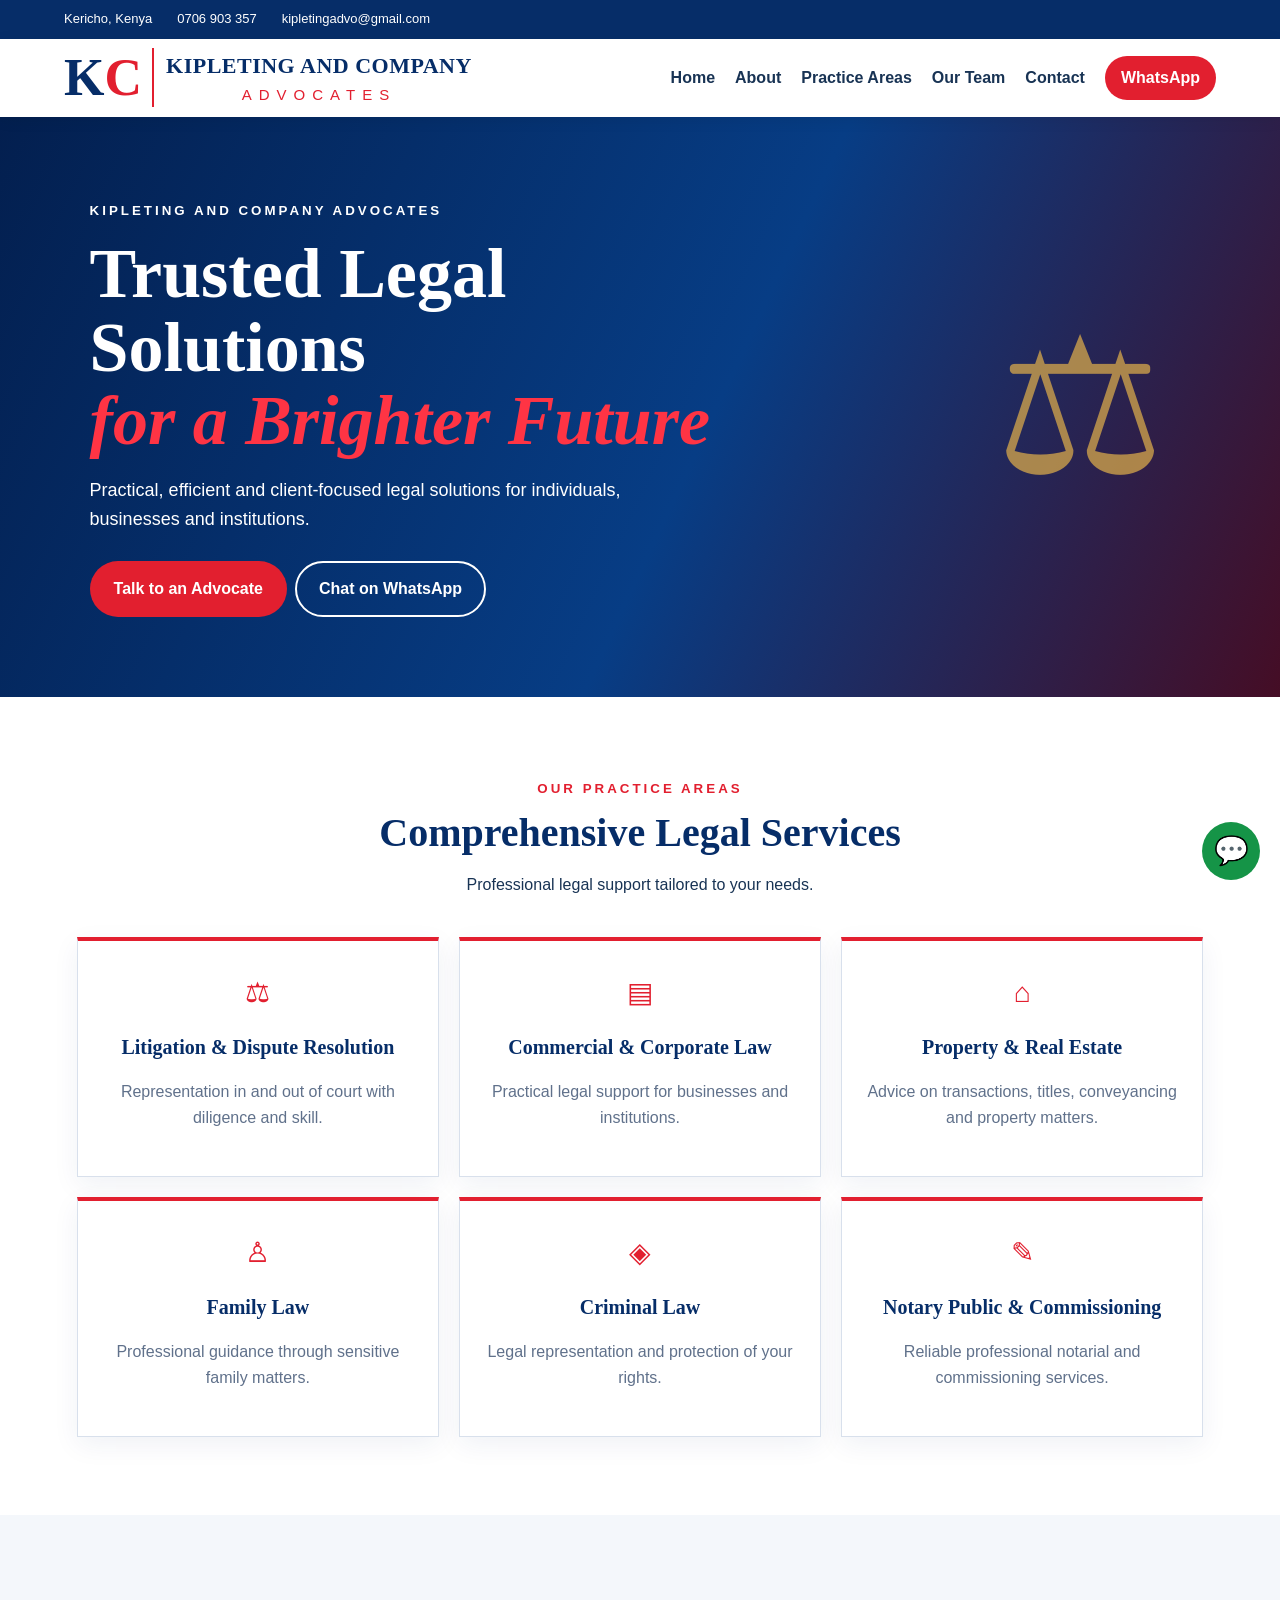
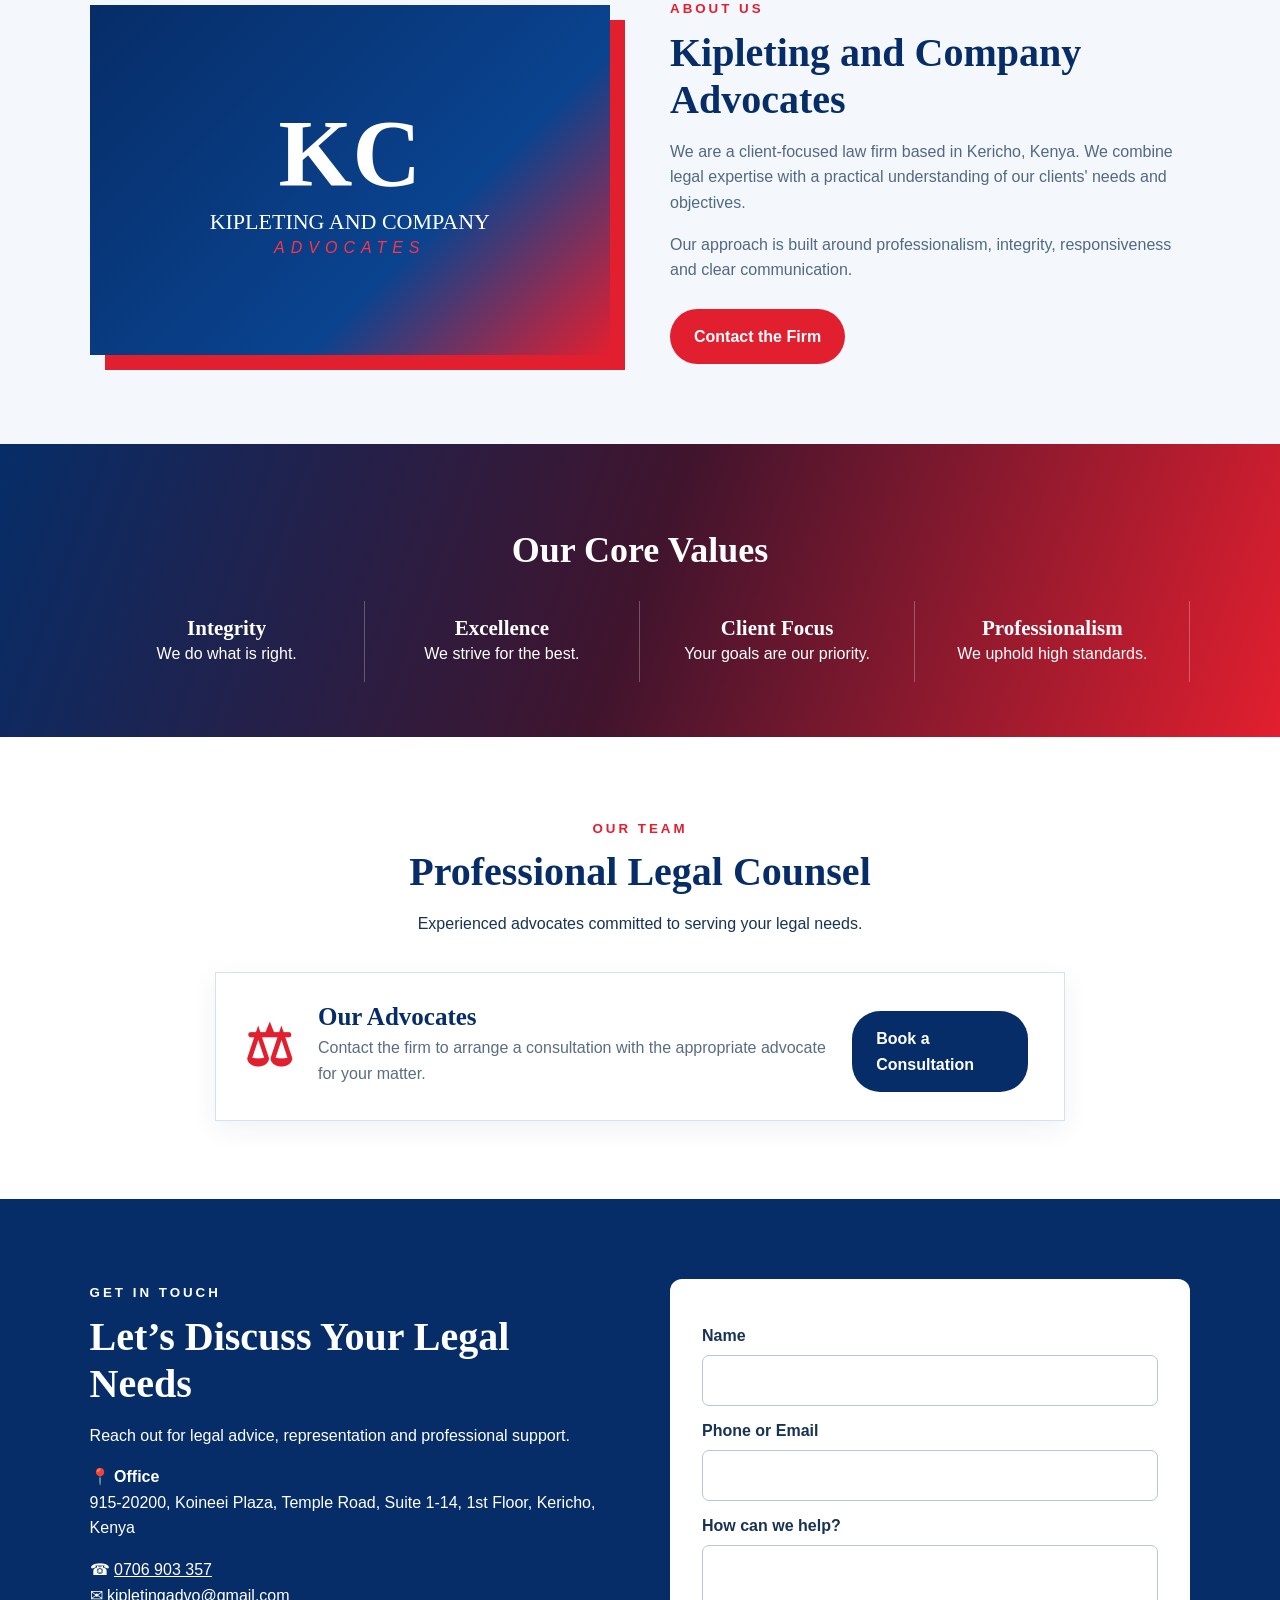
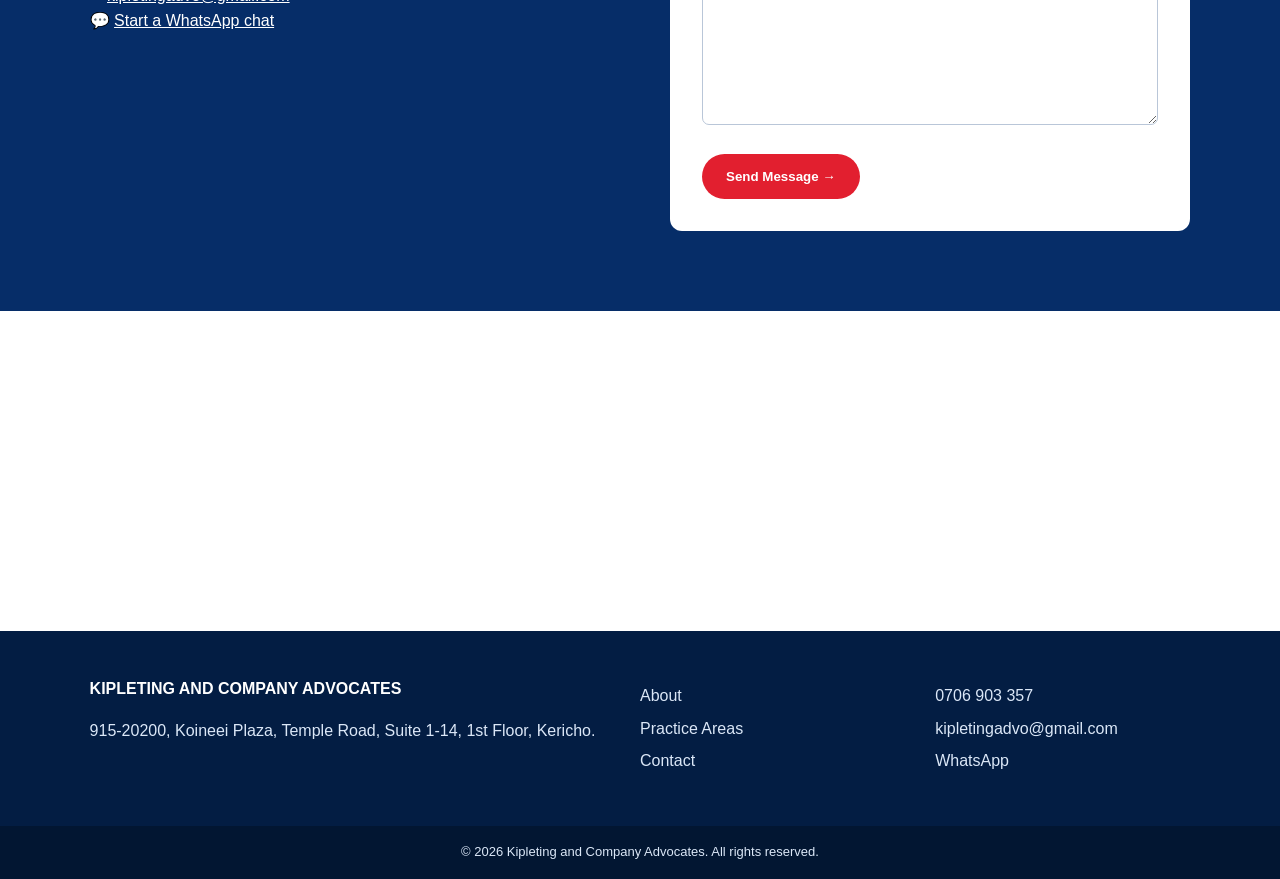
<file: index.html>
<!doctype html><html lang="en"><head><meta charset="utf-8"><meta name="viewport" content="width=device-width,initial-scale=1"><meta name="description" content="Kipleting and Company Advocates provides professional legal services in Kericho, Kenya, including litigation, commercial law, property, family law, criminal law, and notarial services."><meta name="robots" content="index,follow"><link rel="canonical" href="https://vincentkipleting-hash.github.io/Kipleting-and-Company-advocates/"><meta property="og:type" content="website"><meta property="og:title" content="Kipleting and Company Advocates | Kericho"><meta property="og:description" content="Trusted legal solutions for a brighter future. Professional legal services in Kericho, Kenya."><meta property="og:url" content="https://vincentkipleting-hash.github.io/Kipleting-and-Company-advocates/"><meta name="twitter:card" content="summary"><meta name="twitter:title" content="Kipleting and Company Advocates | Kericho"><meta name="twitter:description" content="Professional legal services in Kericho, Kenya."><title>Kipleting and Company Advocates | Kericho</title><script type="application/ld+json">{"@context":"https://schema.org","@type":"LegalService","name":"Kipleting and Company Advocates","url":"https://vincentkipleting-hash.github.io/Kipleting-and-Company-advocates/","telephone":"+254706903357","email":"kipletingadvo@gmail.com","address":{"@type":"PostalAddress","streetAddress":"Koineei Plaza, Temple Road, Suite 1-14, 1st Floor","postalCode":"20200","addressLocality":"Kericho","addressCountry":"KE"},"areaServed":"Kericho, Kenya","serviceType":["Litigation & Dispute Resolution","Commercial & Corporate Law","Property & Real Estate","Family Law","Criminal Law","Notary Public & Commissioning"]}</script><link rel="stylesheet" href="styles.css"></head><body>
<header><div class="top"><span>Kericho, Kenya</span><a href="tel:+254706903357">0706 903 357</a><a href="mailto:kipletingadvo@gmail.com">kipletingadvo@gmail.com</a></div><nav><a class="brand" href="#home" aria-label="Kipleting and Company Advocates home"><span class="brand-mark">K<span>C</span></span><span class="brand-text"><strong>KIPLETING AND COMPANY</strong><em>ADVOCATES</em></span></a><button id="menu">☰</button><div id="links"><a href="#home">Home</a><a href="#about">About</a><a href="#practice">Practice Areas</a><a href="#team">Our Team</a><a href="#contact">Contact</a><a class="wa" href="https://web.whatsapp.com/send?phone=254706903357" target="_blank" rel="noopener noreferrer">WhatsApp</a></div></nav></header>
<main id="home"><section class="hero"><div><small>KIPLETING AND COMPANY ADVOCATES</small><h1>Trusted Legal Solutions<br><i>for a Brighter Future</i></h1><p>Practical, efficient and client-focused legal solutions for individuals, businesses and institutions.</p><a class="btn red" href="#contact">Talk to an Advocate</a><a class="btn outline" href="https://web.whatsapp.com/send?phone=254706903357" target="_blank" rel="noopener noreferrer">Chat on WhatsApp</a></div><div class="scale">⚖</div></section>
<section id="practice" class="section"><small class="redtxt">OUR PRACTICE AREAS</small><h2>Comprehensive Legal Services</h2><p>Professional legal support tailored to your needs.</p><div class="grid"><article>⚖<h3>Litigation &amp; Dispute Resolution</h3><p>Representation in and out of court with diligence and skill.</p></article><article>▤<h3>Commercial &amp; Corporate Law</h3><p>Practical legal support for businesses and institutions.</p></article><article>⌂<h3>Property &amp; Real Estate</h3><p>Advice on transactions, titles, conveyancing and property matters.</p></article><article>♙<h3>Family Law</h3><p>Professional guidance through sensitive family matters.</p></article><article>◈<h3>Criminal Law</h3><p>Legal representation and protection of your rights.</p></article><article>✎<h3>Notary Public &amp; Commissioning</h3><p>Reliable professional notarial and commissioning services.</p></article></div></section>
<section id="about" class="about"><div class="aboutbox"><strong>KC</strong><span>KIPLETING AND COMPANY</span><em>ADVOCATES</em></div><div><small class="redtxt">ABOUT US</small><h2>Kipleting and Company Advocates</h2><p>We are a client-focused law firm based in Kericho, Kenya. We combine legal expertise with a practical understanding of our clients' needs and objectives.</p><p>Our approach is built around professionalism, integrity, responsiveness and clear communication.</p><a class="btn red" href="#contact">Contact the Firm</a></div></section>
<section class="values"><h2>Our Core Values</h2><div><span><b>Integrity</b>We do what is right.</span><span><b>Excellence</b>We strive for the best.</span><span><b>Client Focus</b>Your goals are our priority.</span><span><b>Professionalism</b>We uphold high standards.</span></div></section>
<section id="team" class="section"><small class="redtxt">OUR TEAM</small><h2>Professional Legal Counsel</h2><p>Experienced advocates committed to serving your legal needs.</p><div class="team"><b>⚖</b><div><h3>Our Advocates</h3><p>Contact the firm to arrange a consultation with the appropriate advocate for your matter.</p></div><a class="btn blue" href="#contact">Book a Consultation</a></div></section>
<section id="contact" class="contact"><div><small>GET IN TOUCH</small><h2>Let’s Discuss Your Legal Needs</h2><p>Reach out for legal advice, representation and professional support.</p><p>📍 <strong>Office</strong><br>915-20200, Koineei Plaza, Temple Road, Suite 1-14, 1st Floor, Kericho, Kenya</p><p>☎ <a href="tel:+254706903357">0706 903 357</a><br>✉ <a href="mailto:kipletingadvo@gmail.com">kipletingadvo@gmail.com</a><br>💬 <a href="https://web.whatsapp.com/send?phone=254706903357" target="_blank" rel="noopener noreferrer">Start a WhatsApp chat</a></p></div><form name="contact" method="POST" action="https://formspree.io/f/mrpbnqzd"><input type="hidden" name="_subject" value="New website enquiry — Kipleting and Company Advocates"><label>Name<input name="name" autocomplete="name" required></label><label>Phone or Email<input name="reply" autocomplete="email" required></label><label>How can we help?<textarea name="message" rows="6" required></textarea></label><button class="btn red" type="submit">Send Message →</button></form></section><iframe class="map" title="Kipleting and Company Advocates location" src="https://www.google.com/maps?q=Koineei%20Plaza%2C%20Temple%20Road%2C%20Kericho%2C%20Kenya&output=embed" loading="lazy"></iframe></main>
<footer><div><strong>KIPLETING AND COMPANY ADVOCATES</strong><p>915-20200, Koineei Plaza, Temple Road, Suite 1-14, 1st Floor, Kericho.</p></div><div><a href="#about">About</a><a href="#practice">Practice Areas</a><a href="#contact">Contact</a></div><div><a href="tel:+254706903357">0706 903 357</a><a href="mailto:kipletingadvo@gmail.com">kipletingadvo@gmail.com</a><a href="https://web.whatsapp.com/send?phone=254706903357">WhatsApp</a></div></footer><div class="copy">© <span id="year"></span> Kipleting and Company Advocates. All rights reserved.</div><a class="float" href="https://web.whatsapp.com/send?phone=254706903357" target="_blank" rel="noopener noreferrer">💬</a><script src="script.js"></script></body></html>
</file>
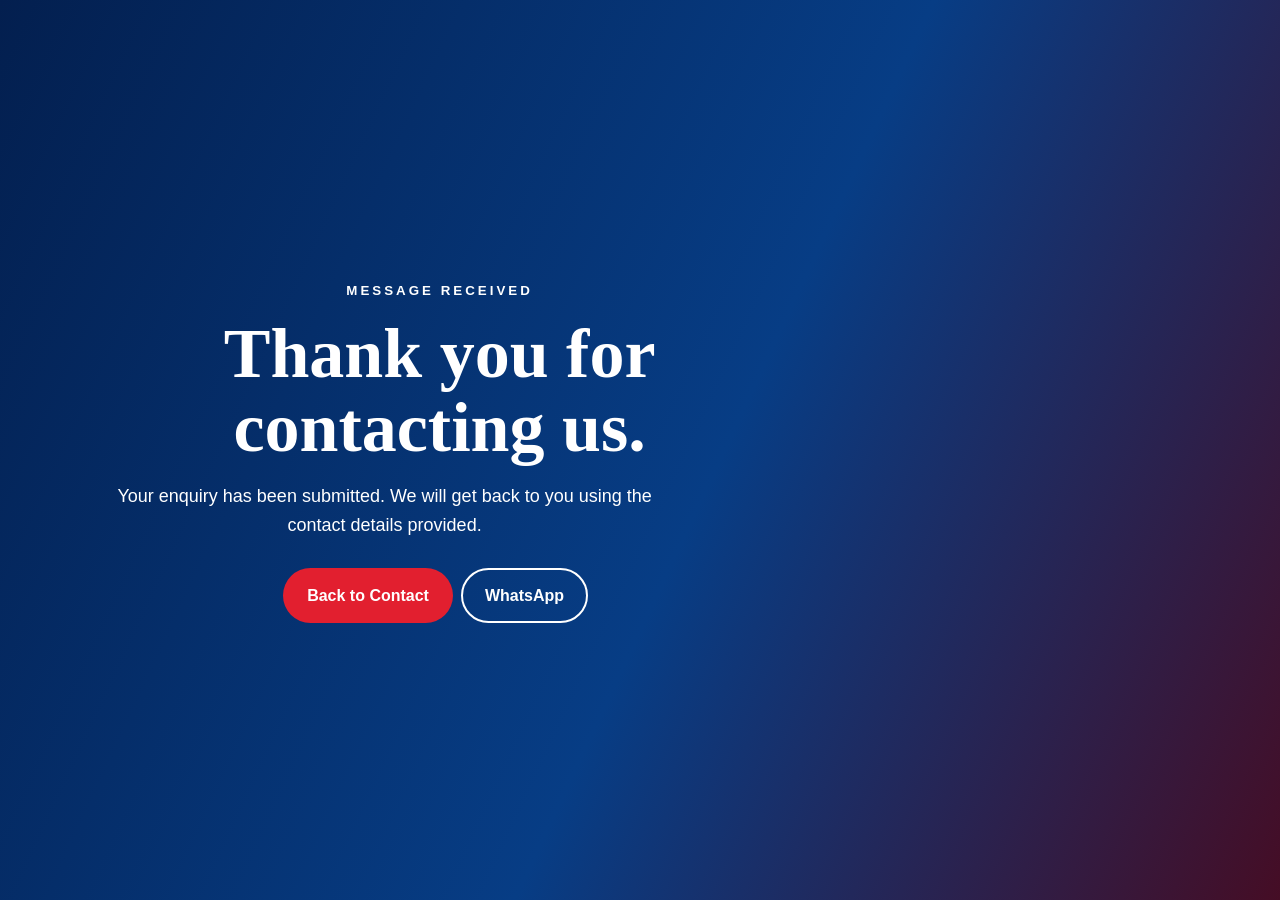
<file: thank-you.html>
<!doctype html><html lang="en"><head><meta charset="utf-8"><meta name="viewport" content="width=device-width,initial-scale=1"><title>Thank You | Kipleting and Company Advocates</title><link rel="stylesheet" href="styles.css"></head><body><main class="hero" style="min-height:100vh;text-align:center"><div><small>MESSAGE RECEIVED</small><h1>Thank you for contacting us.</h1><p>Your enquiry has been submitted. We will get back to you using the contact details provided.</p><a class="btn red" href="index.html#contact">Back to Contact</a><a class="btn outline" href="https://wa.me/254706903357" target="_blank" rel="noopener">WhatsApp</a></div></main></body></html>
</file>
<file: styles.css>
*{box-sizing:border-box}html{scroll-behavior:smooth}body{margin:0;font-family:Arial,sans-serif;color:#183354;line-height:1.6}a{color:inherit}.top{background:#062d68;color:#fff;padding:9px 5%;display:flex;gap:25px;font-size:13px}.top a{text-decoration:none}nav{height:78px;display:flex;align-items:center;justify-content:space-between;padding:0 5%;position:sticky;top:0;background:#fff;z-index:5;box-shadow:0 3px 15px #0001}.brand{display:flex;align-items:center;gap:10px;color:#062d68;text-decoration:none}.brand-mark{font-family:Georgia,serif;font-size:52px;font-weight:700;line-height:.8}.brand-mark span{color:#e21f2f}.brand-text{display:flex;flex-direction:column;border-left:2px solid #e21f2f;padding-left:12px}.brand-text strong{font-family:Georgia,serif;font-size:22px;letter-spacing:.5px}.brand-text em{color:#e21f2f;font-style:normal;letter-spacing:7px;font-size:15px;text-align:center}#links{display:flex;gap:20px;align-items:center}#links a{text-decoration:none;font-weight:700}.wa,.red{background:#e21f2f!important;color:#fff!important}.wa{padding:9px 16px;border-radius:22px}#menu{display:none;background:none;border:0;font-size:28px}.hero{min-height:560px;padding:80px 7%;display:flex;align-items:center;position:relative;overflow:hidden;background:linear-gradient(115deg,#031f4f,#073d85 55%,#450d25);color:#fff}.hero>div:first-child{max-width:700px;z-index:2}.hero small,.contact small{letter-spacing:3px;font-weight:800}.hero h1{font:700 clamp(42px,6vw,70px)/1.05 Georgia;margin:15px 0}.hero h1 i{color:#ff3444}.hero p{font-size:18px;max-width:590px}.btn{display:inline-block;padding:13px 22px;border-radius:28px;text-decoration:none;font-weight:800;margin:10px 8px 0 0;border:2px solid transparent}.outline{border-color:#fff;color:#fff}.scale{position:absolute;right:9%;font-size:190px;color:#d7a84b;opacity:.75}.section{padding:78px 6%;text-align:center}.redtxt{color:#e21f2f;font-weight:800;letter-spacing:3px}.section h2,.about h2,.contact h2{font:700 40px Georgia;color:#062d68;margin:8px 0}.grid{display:grid;grid-template-columns:repeat(3,1fr);gap:20px;margin-top:40px}.grid article{padding:30px 22px;border:1px solid #d8e0ec;border-top:4px solid #e21f2f;box-shadow:0 8px 25px #062d6810}.grid article:first-letter{font-size:28px;color:#e21f2f}.grid h3{font:700 20px Georgia;color:#062d68}.grid p{color:#60718b}.about{padding:80px 7%;display:grid;grid-template-columns:1fr 1fr;gap:60px;align-items:center;background:#f4f7fb}.aboutbox{min-height:350px;display:grid;place-content:center;text-align:center;background:linear-gradient(135deg,#062d68,#0a438f 65%,#e21f2f);color:#fff;box-shadow:15px 15px #e21f2f}.aboutbox strong{font:700 95px Georgia}.aboutbox span{font:22px Georgia}.aboutbox em{letter-spacing:6px;color:#ff3345}.about p{color:#526984}.values{padding:55px 7%;background:linear-gradient(110deg,#062d68,#40142d,#e21f2f);color:#fff;text-align:center}.values h2{font:700 36px Georgia}.values>div{display:grid;grid-template-columns:repeat(4,1fr)}.values span{padding:15px;border-right:1px solid #fff4}.values b{display:block;font:700 21px Georgia}.team{display:flex;align-items:center;text-align:left;gap:25px;padding:28px;border:1px solid #d8e0ec;box-shadow:0 8px 25px #062d6810;max-width:850px;margin:35px auto 0}.team>b{font-size:55px;color:#e21f2f}.team h3{margin:0;color:#062d68;font:700 25px Georgia}.team p{margin:4px 0;color:#5b6c83}.team .btn{margin-left:auto}.blue{background:#062d68;color:#fff}.contact{padding:80px 7%;display:grid;grid-template-columns:1fr 1fr;gap:60px;background:#062d68;color:#fff}.contact h2{color:#fff}.contact a{color:#fff}.contact form{background:#fff;color:#183354;padding:32px;border-radius:12px}.contact label{display:block;font-weight:700;margin:12px 0}.contact input,.contact textarea{width:100%;padding:12px;margin-top:6px;border:1px solid #b9c6d8;border-radius:7px;font:inherit}.map{width:100%;height:320px;border:0;display:block}footer{background:#031d43;color:#dbe7f7;padding:45px 7%;display:grid;grid-template-columns:2fr 1fr 1fr;gap:40px}footer strong{color:#fff}footer a{display:block;text-decoration:none;margin:7px 0}.copy{background:#021632;color:#dbe7f7;text-align:center;padding:16px;font-size:13px}.float{position:fixed;right:20px;bottom:20px;width:58px;height:58px;border-radius:50%;background:#159447;color:#fff;display:grid;place-items:center;font-size:28px;text-decoration:none;z-index:9}@media(max-width:850px){.top{flex-wrap:wrap}#menu{display:block}#links{display:none;position:absolute;top:78px;left:0;right:0;background:#fff;padding:20px;flex-direction:column;align-items:stretch}.grid{grid-template-columns:repeat(2,1fr)}.about,.contact{grid-template-columns:1fr}.values>div{grid-template-columns:repeat(2,1fr)}.scale{opacity:.25;right:-30px}.team{flex-direction:column;text-align:center}.team .btn{margin:auto}}@media(max-width:560px){.top{font-size:11px;gap:10px}.brand span{font-size:13px}.hero{padding:60px 6%}.hero h1{font-size:43px}.hero .btn{display:block;width:max-content}.grid{grid-template-columns:1fr}.section h2,.about h2,.contact h2{font-size:32px}.values>div{grid-template-columns:1fr}footer{grid-template-columns:1fr}.about{padding:60px 6%}.contact{padding:60px 6%}}
</file>
